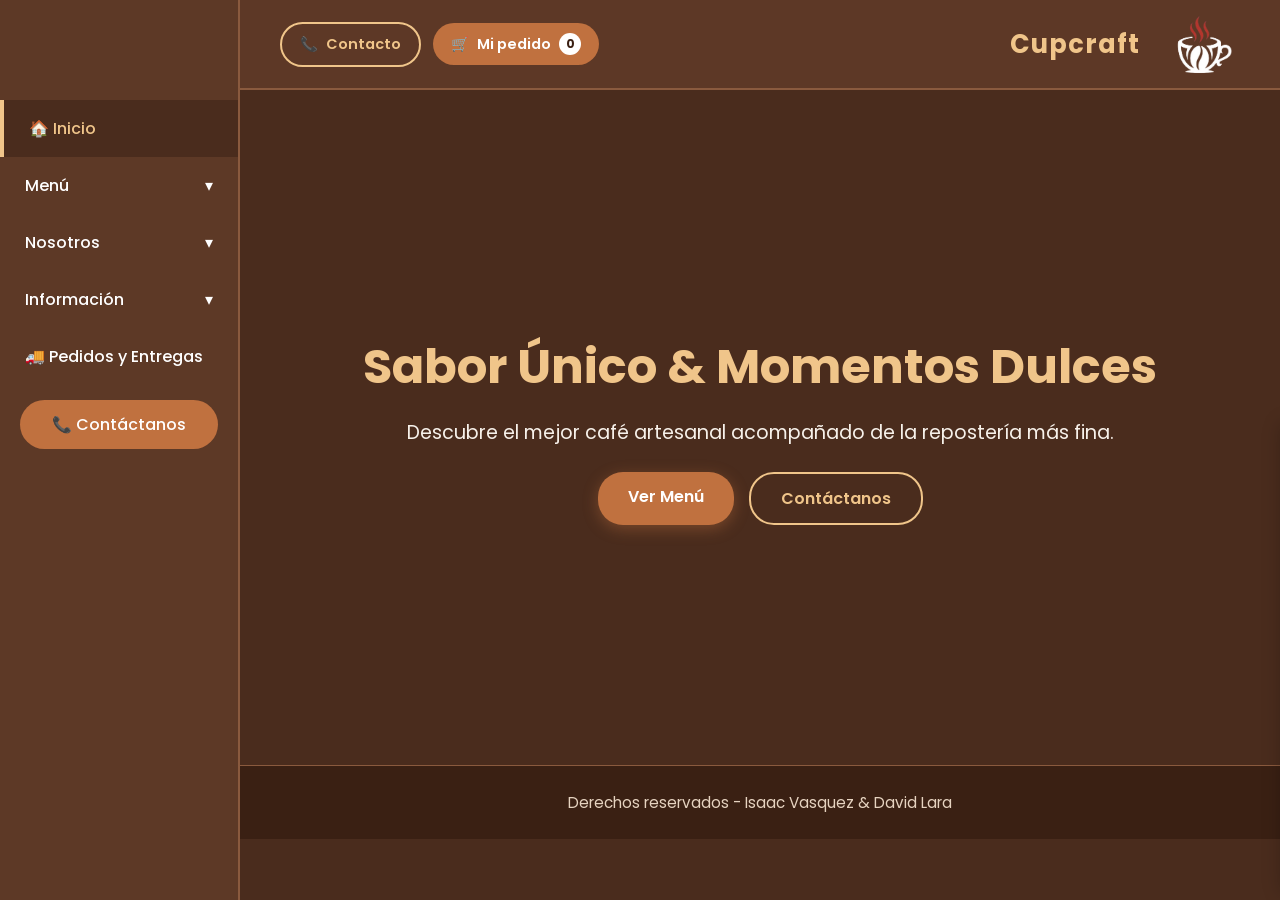
<file: index.html>
<!DOCTYPE html>
<html lang="es">
<head>
    <meta charset="UTF-8">
    <meta name="viewport" content="width=device-width, initial-scale=1.0">
    <title>Cupcraft - Café & Postres Premium</title>
    <link href="https://fonts.googleapis.com/css2?family=Poppins:wght@300;400;600;700&display=swap" rel="stylesheet">
    <link rel="stylesheet" href="css/1.css?v=4">
</head>
<body>

    <!-- Encabezado Superior -->
    <header class="top-header">
        <button class="hamburger-btn" id="hamburger-btn" aria-label="Abrir menú">
            <span></span>
            <span></span>
            <span></span>
        </button>

        <!-- Acciones rápidas: contacto y carrito siempre visibles -->
        <div class="header-actions">
            <a href="contacto.html" class="header-btn outline">📞 <span class="label">Contacto</span></a>
            <button class="header-btn" id="cart-open" aria-label="Abrir carrito">
                🛒 <span class="label">Mi pedido</span> <span class="cart-count" id="cart-count">0</span>
            </button>
        </div>

        <a href="index.html" class="logo-container" aria-label="Ir al inicio">
            <span class="brand-name">Cupcraft</span>
            <img src="logoo-removebg-preview.png" alt="Cupcraft Logo" class="logo-img">
        </a>
    </header>

    <div class="sidebar-overlay" id="sidebar-overlay"></div>

    <!-- Barra de Navegación Lateral -->
    <aside class="sidebar" id="sidebar">
        <nav>
            <ul class="nav-links">
                <li><a href="index.html" class="active">🏠 Inicio</a></li>
                <li class="dropdown">
                    <a href="#" class="dd-toggle">Menú <span class="arrow">▾</span></a>
                    <ul class="submenu">
                        <li><a href="productos.html#cafes">☕ Cafés</a></li>
                        <li><a href="productos.html#postres">🍰 Postres</a></li>
                        <li><a href="promos.html">Promociones</a></li>
                    </ul>
                </li>
                <li class="dropdown">
                    <a href="#" class="dd-toggle">Nosotros <span class="arrow">▾</span></a>
                    <ul class="submenu">
                        <li><a href="local.html">Nuestro Local</a></li>
                        <li><a href="galeria.html">Galería</a></li>
                        <li><a href="resenas.html">Reseñas</a></li>
                    </ul>
                </li>
                <li class="dropdown">
                    <a href="#" class="dd-toggle">Información <span class="arrow">▾</span></a>
                    <ul class="submenu">
                        <li><a href="horarios.html">Horarios</a></li>
                        <li><a href="informacion.html">Información General</a></li>
                        <li><a href="faq.html">Preguntas Frecuentes</a></li>
                    </ul>
                </li>
                <li><a href="pedidos.html">🚚 Pedidos y Entregas</a></li>
                <li><a href="contacto.html" class="nav-contact">📞 Contáctanos</a></li>
            </ul>
        </nav>
    </aside>

    <main class="main-content">

        <section class="hero">
            <div class="hero-content">
                <h1>Sabor Único & Momentos Dulces</h1>
                <p>Descubre el mejor café artesanal acompañado de la repostería más fina.</p>
                <div class="hero-buttons">
                    <a href="productos.html" class="btn">Ver Menú</a>
                    <a href="contacto.html" class="btn outline">Contáctanos</a>
                </div>
            </div>
        </section>

        <!-- Pie de Página -->
        <footer>
            <p>Derechos reservados - Isaac Vasquez & David Lara</p>
        </footer>

    </main>

    <!-- Carrito -->
    <div class="cart-overlay" id="cart-overlay"></div>
    <aside class="cart-panel" id="cart-panel" aria-label="Carrito de pedido">
        <div class="cart-head">
            <h3>🛒 Mi pedido</h3>
            <button class="cart-close" id="cart-close" aria-label="Cerrar">×</button>
        </div>
        <div class="cart-items" id="cart-items"></div>
        <div class="cart-foot">
            <div class="checkout-form" id="checkout-form">
                <input type="text" id="co-nombre" placeholder="Nombre y apellido *" autocomplete="name">
                <input type="tel" id="co-telefono" placeholder="Teléfono *" autocomplete="tel">
                <input type="email" id="co-correo" placeholder="Correo (opcional)" autocomplete="email">
                <input type="text" id="co-direccion" placeholder="Dirección de entrega *" autocomplete="street-address">
                <select id="co-pago" aria-label="Método de pago"><option>Efectivo</option><option>Tarjeta</option><option>Transferencia</option></select>
                <input type="text" id="co-notas" placeholder="Notas del pedido (opcional)" maxlength="120">
            </div>
            <div class="cart-total"><span>Total</span><span id="cart-total">$0.00</span></div>
            <button class="btn" id="checkout-btn">Confirmar pedido</button>
            <a href="pedidos.html" class="cart-link">Ver zonas, costos de envío y pago</a>
            <button class="clear" id="clear-btn">Vaciar pedido</button>
        </div>
    </aside>

    <div class="toast" id="toast"></div>

    <script src="js/config.js?v=4"></script>
    <script src="js/main.js?v=4"></script>
</body>
</html>
</file>
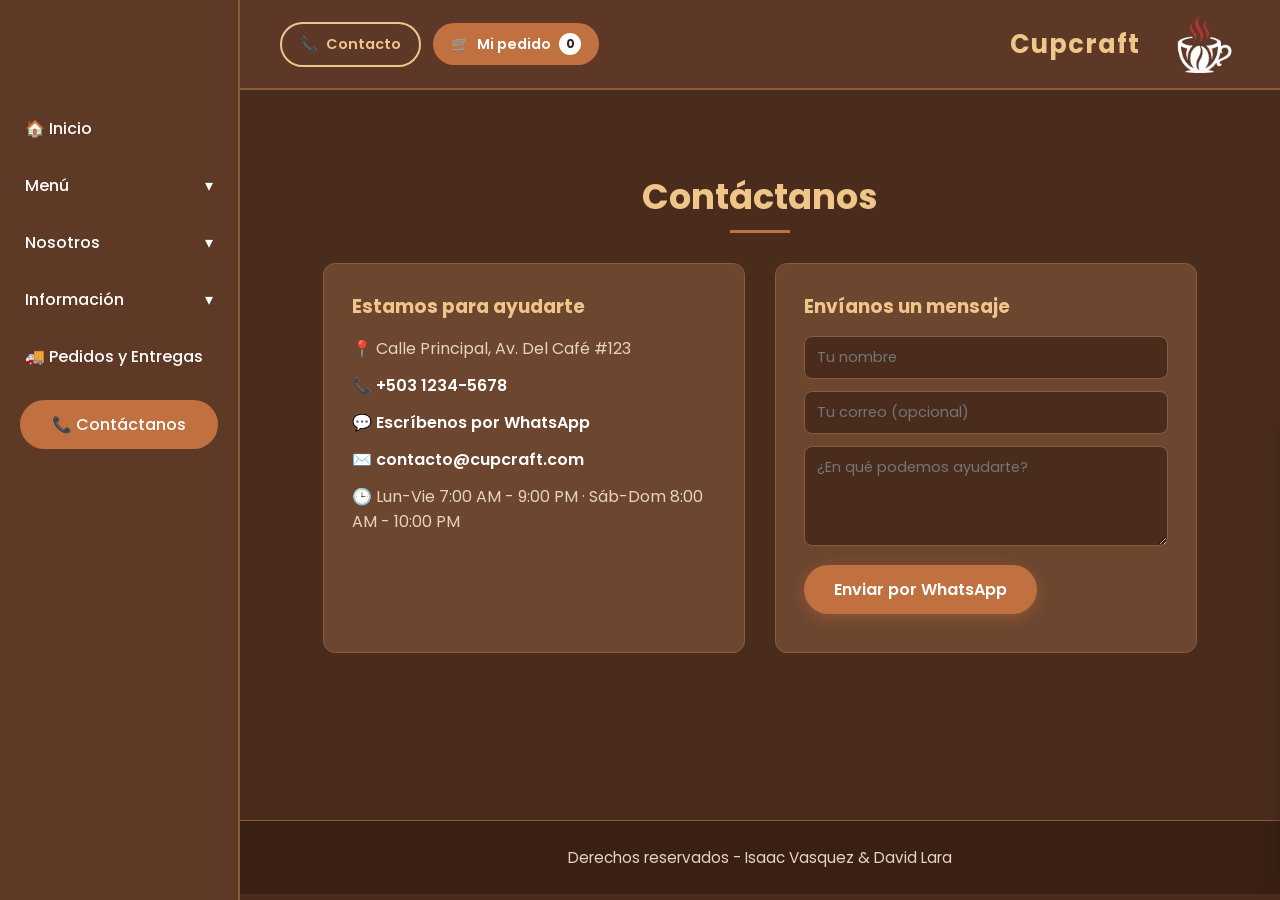
<file: contacto.html>
<!DOCTYPE html>
<html lang="es">
<head>
    <meta charset="UTF-8">
    <meta name="viewport" content="width=device-width, initial-scale=1.0">
    <title>Contacto | Cupcraft</title>
    <link href="https://fonts.googleapis.com/css2?family=Poppins:wght@300;400;600;700&display=swap" rel="stylesheet">
    <link rel="stylesheet" href="css/1.css?v=4">
</head>
<body>

    <!-- Encabezado Superior -->
    <header class="top-header">
        <button class="hamburger-btn" id="hamburger-btn" aria-label="Abrir menú">
            <span></span>
            <span></span>
            <span></span>
        </button>

        <!-- Acciones rápidas: contacto y carrito siempre visibles -->
        <div class="header-actions">
            <a href="contacto.html" class="header-btn outline">📞 <span class="label">Contacto</span></a>
            <button class="header-btn" id="cart-open" aria-label="Abrir carrito">
                🛒 <span class="label">Mi pedido</span> <span class="cart-count" id="cart-count">0</span>
            </button>
        </div>

        <a href="index.html" class="logo-container" aria-label="Ir al inicio">
            <span class="brand-name">Cupcraft</span>
            <img src="logoo-removebg-preview.png" alt="Cupcraft Logo" class="logo-img">
        </a>
    </header>

    <div class="sidebar-overlay" id="sidebar-overlay"></div>

    <!-- Barra de Navegación Lateral -->
    <aside class="sidebar" id="sidebar">
        <nav>
            <ul class="nav-links">
                <li><a href="index.html">🏠 Inicio</a></li>
                <li class="dropdown">
                    <a href="#" class="dd-toggle">Menú <span class="arrow">▾</span></a>
                    <ul class="submenu">
                        <li><a href="productos.html#cafes">☕ Cafés</a></li>
                        <li><a href="productos.html#postres">🍰 Postres</a></li>
                        <li><a href="promos.html">Promociones</a></li>
                    </ul>
                </li>
                <li class="dropdown">
                    <a href="#" class="dd-toggle">Nosotros <span class="arrow">▾</span></a>
                    <ul class="submenu">
                        <li><a href="local.html">Nuestro Local</a></li>
                        <li><a href="galeria.html">Galería</a></li>
                        <li><a href="resenas.html">Reseñas</a></li>
                    </ul>
                </li>
                <li class="dropdown">
                    <a href="#" class="dd-toggle">Información <span class="arrow">▾</span></a>
                    <ul class="submenu">
                        <li><a href="horarios.html">Horarios</a></li>
                        <li><a href="informacion.html">Información General</a></li>
                        <li><a href="faq.html">Preguntas Frecuentes</a></li>
                    </ul>
                </li>
                <li><a href="pedidos.html">🚚 Pedidos y Entregas</a></li>
                <li><a href="contacto.html" class="nav-contact">📞 Contáctanos</a></li>
            </ul>
        </nav>
    </aside>

    <main class="main-content">

        <section id="contacto" class="page-section section">
            <h2 class="title">Contáctanos</h2>
            <div class="contact-wrap">
                <div class="contact-info">
                    <h3>Estamos para ayudarte</h3>
                    <p>📍 <span data-cc="direccion">Calle Principal, Av. Del Café #123</span></p>
                    <p>📞 <a href="tel:+50312345678" data-cc="telefono" data-cc-href="tel">+503 1234-5678</a></p>
                    <p>💬 <a href="https://wa.me/50312345678" data-cc-href="wa" target="_blank" rel="noopener">Escríbenos por WhatsApp</a></p>
                    <p>✉️ <a href="mailto:contacto@cupcraft.com" data-cc="correo" data-cc-href="mail">contacto@cupcraft.com</a></p>
                    <p>🕒 Lun-Vie 7:00 AM - 9:00 PM · Sáb-Dom 8:00 AM - 10:00 PM</p>
                </div>
                <div class="contact-form">
                    <h3>Envíanos un mensaje</h3>
                    <input type="text" id="c-name" placeholder="Tu nombre">
                    <input type="email" id="c-email" placeholder="Tu correo (opcional)">
                    <textarea id="c-msg" placeholder="¿En qué podemos ayudarte?"></textarea>
                    <button class="btn" id="c-send">Enviar por WhatsApp</button>
                    <p class="form-msg" id="c-feedback"></p>
                </div>
            </div>
        </section>

        <!-- Pie de Página -->
        <footer>
            <p>Derechos reservados - Isaac Vasquez & David Lara</p>
        </footer>

    </main>

    <!-- Carrito -->
    <div class="cart-overlay" id="cart-overlay"></div>
    <aside class="cart-panel" id="cart-panel" aria-label="Carrito de pedido">
        <div class="cart-head">
            <h3>🛒 Mi pedido</h3>
            <button class="cart-close" id="cart-close" aria-label="Cerrar">×</button>
        </div>
        <div class="cart-items" id="cart-items"></div>
        <div class="cart-foot">
            <div class="checkout-form" id="checkout-form">
                <input type="text" id="co-nombre" placeholder="Nombre y apellido *" autocomplete="name">
                <input type="tel" id="co-telefono" placeholder="Teléfono *" autocomplete="tel">
                <input type="email" id="co-correo" placeholder="Correo (opcional)" autocomplete="email">
                <input type="text" id="co-direccion" placeholder="Dirección de entrega *" autocomplete="street-address">
                <select id="co-pago" aria-label="Método de pago"><option>Efectivo</option><option>Tarjeta</option><option>Transferencia</option></select>
                <input type="text" id="co-notas" placeholder="Notas del pedido (opcional)" maxlength="120">
            </div>
            <div class="cart-total"><span>Total</span><span id="cart-total">$0.00</span></div>
            <button class="btn" id="checkout-btn">Confirmar pedido</button>
            <a href="pedidos.html" class="cart-link">Ver zonas, costos de envío y pago</a>
            <button class="clear" id="clear-btn">Vaciar pedido</button>
        </div>
    </aside>

    <div class="toast" id="toast"></div>

    <script src="js/config.js?v=4"></script>
    <script src="js/main.js?v=4"></script>
</body>
</html>
</file>
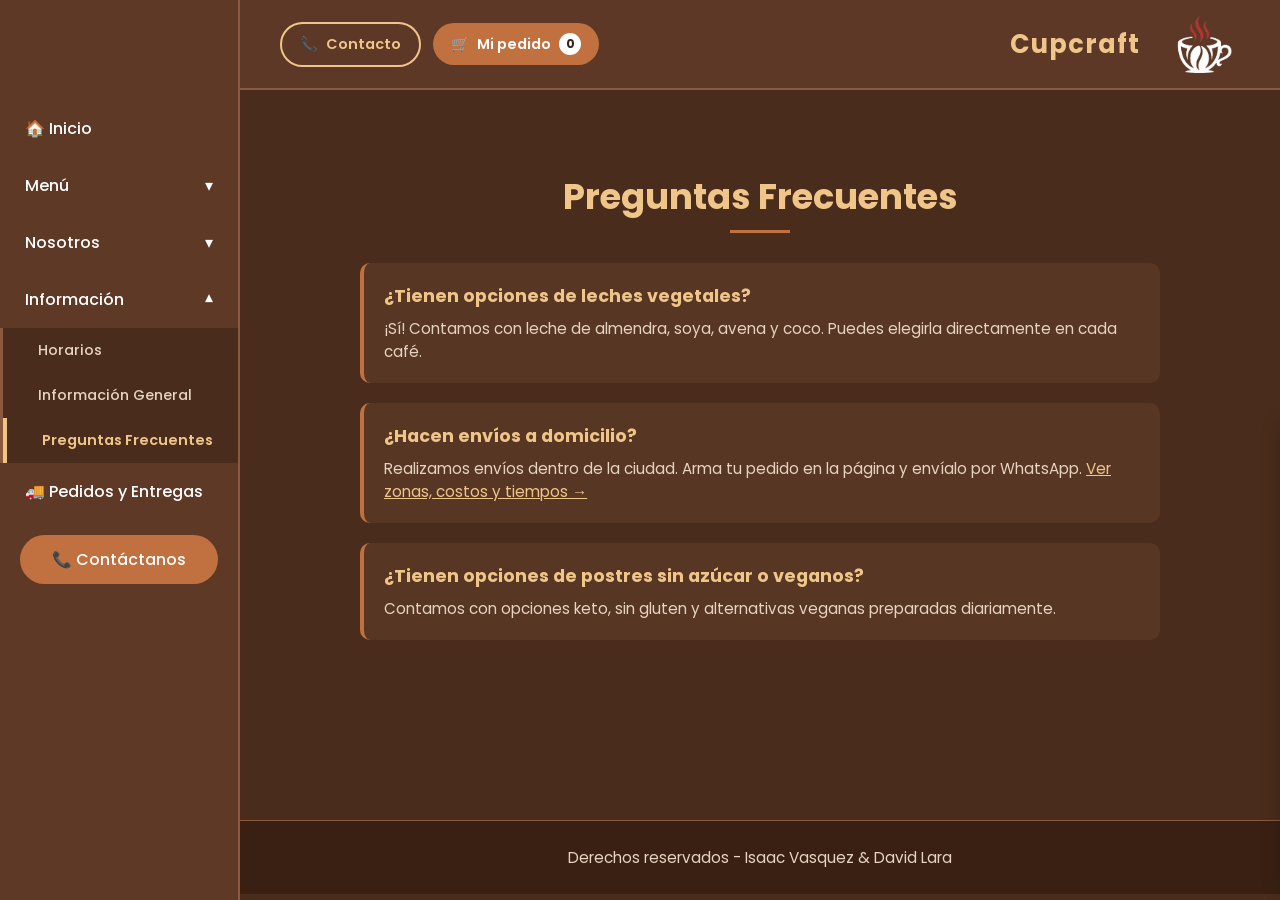
<file: faq.html>
<!DOCTYPE html>
<html lang="es">
<head>
    <meta charset="UTF-8">
    <meta name="viewport" content="width=device-width, initial-scale=1.0">
    <title>Preguntas Frecuentes | Cupcraft</title>
    <link href="https://fonts.googleapis.com/css2?family=Poppins:wght@300;400;600;700&display=swap" rel="stylesheet">
    <link rel="stylesheet" href="css/1.css?v=4">
</head>
<body>

    <!-- Encabezado Superior -->
    <header class="top-header">
        <button class="hamburger-btn" id="hamburger-btn" aria-label="Abrir menú">
            <span></span>
            <span></span>
            <span></span>
        </button>

        <!-- Acciones rápidas: contacto y carrito siempre visibles -->
        <div class="header-actions">
            <a href="contacto.html" class="header-btn outline">📞 <span class="label">Contacto</span></a>
            <button class="header-btn" id="cart-open" aria-label="Abrir carrito">
                🛒 <span class="label">Mi pedido</span> <span class="cart-count" id="cart-count">0</span>
            </button>
        </div>

        <a href="index.html" class="logo-container" aria-label="Ir al inicio">
            <span class="brand-name">Cupcraft</span>
            <img src="logoo-removebg-preview.png" alt="Cupcraft Logo" class="logo-img">
        </a>
    </header>

    <div class="sidebar-overlay" id="sidebar-overlay"></div>

    <!-- Barra de Navegación Lateral -->
    <aside class="sidebar" id="sidebar">
        <nav>
            <ul class="nav-links">
                <li><a href="index.html">🏠 Inicio</a></li>
                <li class="dropdown">
                    <a href="#" class="dd-toggle">Menú <span class="arrow">▾</span></a>
                    <ul class="submenu">
                        <li><a href="productos.html#cafes">☕ Cafés</a></li>
                        <li><a href="productos.html#postres">🍰 Postres</a></li>
                        <li><a href="promos.html">Promociones</a></li>
                    </ul>
                </li>
                <li class="dropdown">
                    <a href="#" class="dd-toggle">Nosotros <span class="arrow">▾</span></a>
                    <ul class="submenu">
                        <li><a href="local.html">Nuestro Local</a></li>
                        <li><a href="galeria.html">Galería</a></li>
                        <li><a href="resenas.html">Reseñas</a></li>
                    </ul>
                </li>
                <li class="dropdown open">
                    <a href="#" class="dd-toggle">Información <span class="arrow">▾</span></a>
                    <ul class="submenu">
                        <li><a href="horarios.html">Horarios</a></li>
                        <li><a href="informacion.html">Información General</a></li>
                        <li><a href="faq.html" class="active">Preguntas Frecuentes</a></li>
                    </ul>
                </li>
                <li><a href="pedidos.html">🚚 Pedidos y Entregas</a></li>
                <li><a href="contacto.html" class="nav-contact">📞 Contáctanos</a></li>
            </ul>
        </nav>
    </aside>

    <main class="main-content">

        <section id="faq" class="page-section section">
            <h2 class="title">Preguntas Frecuentes</h2>
            <div class="faq-container">
                <div class="faq-item">
                    <h3>¿Tienen opciones de leches vegetales?</h3>
                    <p>¡Sí! Contamos con leche de almendra, soya, avena y coco. Puedes elegirla directamente en cada café.</p>
                </div>
                <div class="faq-item">
                    <h3>¿Hacen envíos a domicilio?</h3>
                    <p>Realizamos envíos dentro de la ciudad. Arma tu pedido en la página y envíalo por WhatsApp. <a href="pedidos.html" style="color:#f0c58a;">Ver zonas, costos y tiempos →</a></p>
                </div>
                <div class="faq-item">
                    <h3>¿Tienen opciones de postres sin azúcar o veganos?</h3>
                    <p>Contamos con opciones keto, sin gluten y alternativas veganas preparadas diariamente.</p>
                </div>
            </div>
        </section>

        <!-- Pie de Página -->
        <footer>
            <p>Derechos reservados - Isaac Vasquez & David Lara</p>
        </footer>

    </main>

    <!-- Carrito -->
    <div class="cart-overlay" id="cart-overlay"></div>
    <aside class="cart-panel" id="cart-panel" aria-label="Carrito de pedido">
        <div class="cart-head">
            <h3>🛒 Mi pedido</h3>
            <button class="cart-close" id="cart-close" aria-label="Cerrar">×</button>
        </div>
        <div class="cart-items" id="cart-items"></div>
        <div class="cart-foot">
            <div class="checkout-form" id="checkout-form">
                <input type="text" id="co-nombre" placeholder="Nombre y apellido *" autocomplete="name">
                <input type="tel" id="co-telefono" placeholder="Teléfono *" autocomplete="tel">
                <input type="email" id="co-correo" placeholder="Correo (opcional)" autocomplete="email">
                <input type="text" id="co-direccion" placeholder="Dirección de entrega *" autocomplete="street-address">
                <select id="co-pago" aria-label="Método de pago"><option>Efectivo</option><option>Tarjeta</option><option>Transferencia</option></select>
                <input type="text" id="co-notas" placeholder="Notas del pedido (opcional)" maxlength="120">
            </div>
            <div class="cart-total"><span>Total</span><span id="cart-total">$0.00</span></div>
            <button class="btn" id="checkout-btn">Confirmar pedido</button>
            <a href="pedidos.html" class="cart-link">Ver zonas, costos de envío y pago</a>
            <button class="clear" id="clear-btn">Vaciar pedido</button>
        </div>
    </aside>

    <div class="toast" id="toast"></div>

    <script src="js/config.js?v=4"></script>
    <script src="js/main.js?v=4"></script>
</body>
</html>
</file>
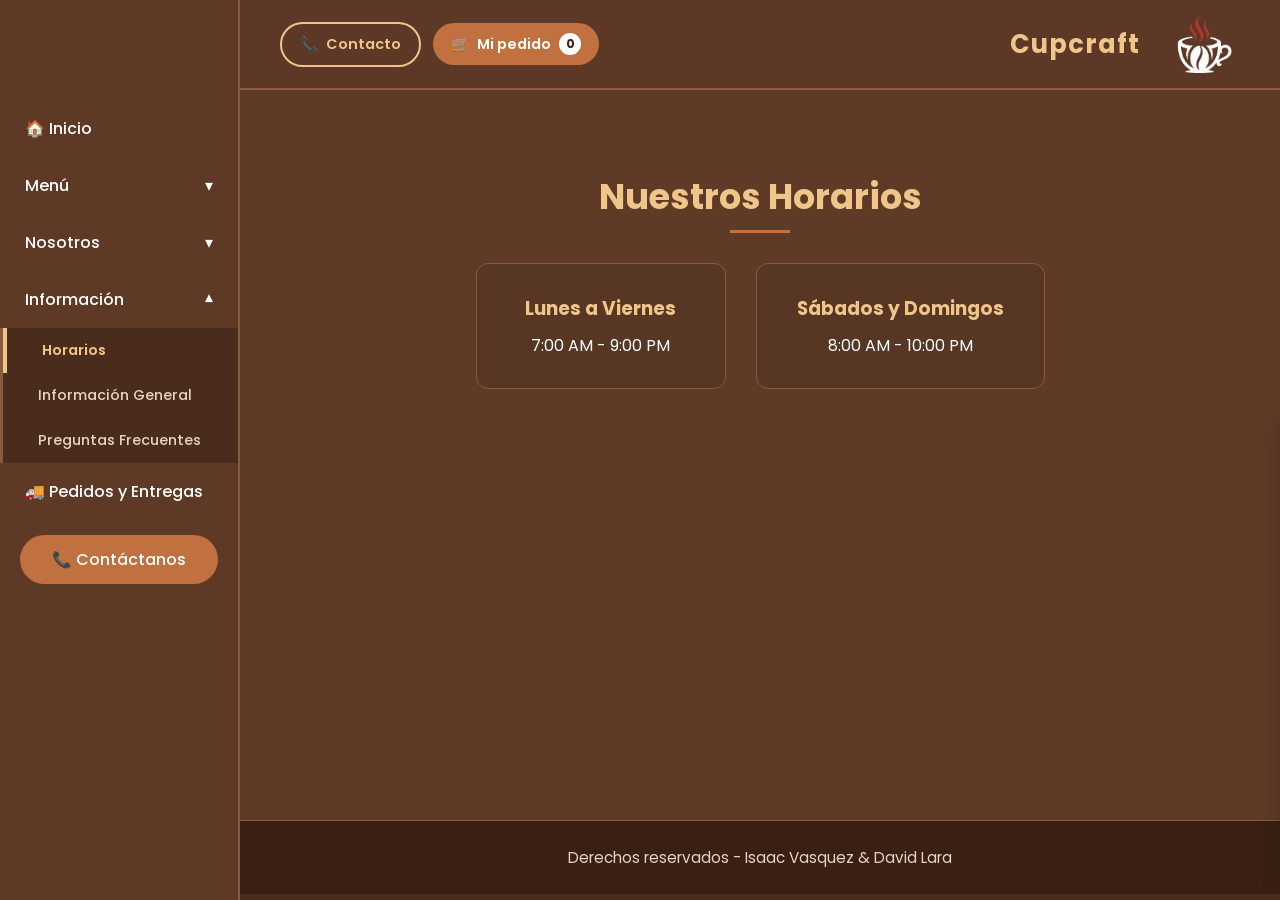
<file: horarios.html>
<!DOCTYPE html>
<html lang="es">
<head>
    <meta charset="UTF-8">
    <meta name="viewport" content="width=device-width, initial-scale=1.0">
    <title>Horarios | Cupcraft</title>
    <link href="https://fonts.googleapis.com/css2?family=Poppins:wght@300;400;600;700&display=swap" rel="stylesheet">
    <link rel="stylesheet" href="css/1.css?v=4">
</head>
<body>

    <!-- Encabezado Superior -->
    <header class="top-header">
        <button class="hamburger-btn" id="hamburger-btn" aria-label="Abrir menú">
            <span></span>
            <span></span>
            <span></span>
        </button>

        <!-- Acciones rápidas: contacto y carrito siempre visibles -->
        <div class="header-actions">
            <a href="contacto.html" class="header-btn outline">📞 <span class="label">Contacto</span></a>
            <button class="header-btn" id="cart-open" aria-label="Abrir carrito">
                🛒 <span class="label">Mi pedido</span> <span class="cart-count" id="cart-count">0</span>
            </button>
        </div>

        <a href="index.html" class="logo-container" aria-label="Ir al inicio">
            <span class="brand-name">Cupcraft</span>
            <img src="logoo-removebg-preview.png" alt="Cupcraft Logo" class="logo-img">
        </a>
    </header>

    <div class="sidebar-overlay" id="sidebar-overlay"></div>

    <!-- Barra de Navegación Lateral -->
    <aside class="sidebar" id="sidebar">
        <nav>
            <ul class="nav-links">
                <li><a href="index.html">🏠 Inicio</a></li>
                <li class="dropdown">
                    <a href="#" class="dd-toggle">Menú <span class="arrow">▾</span></a>
                    <ul class="submenu">
                        <li><a href="productos.html#cafes">☕ Cafés</a></li>
                        <li><a href="productos.html#postres">🍰 Postres</a></li>
                        <li><a href="promos.html">Promociones</a></li>
                    </ul>
                </li>
                <li class="dropdown">
                    <a href="#" class="dd-toggle">Nosotros <span class="arrow">▾</span></a>
                    <ul class="submenu">
                        <li><a href="local.html">Nuestro Local</a></li>
                        <li><a href="galeria.html">Galería</a></li>
                        <li><a href="resenas.html">Reseñas</a></li>
                    </ul>
                </li>
                <li class="dropdown open">
                    <a href="#" class="dd-toggle">Información <span class="arrow">▾</span></a>
                    <ul class="submenu">
                        <li><a href="horarios.html" class="active">Horarios</a></li>
                        <li><a href="informacion.html">Información General</a></li>
                        <li><a href="faq.html">Preguntas Frecuentes</a></li>
                    </ul>
                </li>
                <li><a href="pedidos.html">🚚 Pedidos y Entregas</a></li>
                <li><a href="contacto.html" class="nav-contact">📞 Contáctanos</a></li>
            </ul>
        </nav>
    </aside>

    <main class="main-content">

        <section id="horarios" class="page-section section dark-bg">
            <h2 class="title">Nuestros Horarios</h2>
            <div class="horarios-container">
                <div class="horario-box">
                    <h3>Lunes a Viernes</h3>
                    <p>7:00 AM - 9:00 PM</p>
                </div>
                <div class="horario-box">
                    <h3>Sábados y Domingos</h3>
                    <p>8:00 AM - 10:00 PM</p>
                </div>
            </div>
        </section>

        <!-- Pie de Página -->
        <footer>
            <p>Derechos reservados - Isaac Vasquez & David Lara</p>
        </footer>

    </main>

    <!-- Carrito -->
    <div class="cart-overlay" id="cart-overlay"></div>
    <aside class="cart-panel" id="cart-panel" aria-label="Carrito de pedido">
        <div class="cart-head">
            <h3>🛒 Mi pedido</h3>
            <button class="cart-close" id="cart-close" aria-label="Cerrar">×</button>
        </div>
        <div class="cart-items" id="cart-items"></div>
        <div class="cart-foot">
            <div class="checkout-form" id="checkout-form">
                <input type="text" id="co-nombre" placeholder="Nombre y apellido *" autocomplete="name">
                <input type="tel" id="co-telefono" placeholder="Teléfono *" autocomplete="tel">
                <input type="email" id="co-correo" placeholder="Correo (opcional)" autocomplete="email">
                <input type="text" id="co-direccion" placeholder="Dirección de entrega *" autocomplete="street-address">
                <select id="co-pago" aria-label="Método de pago"><option>Efectivo</option><option>Tarjeta</option><option>Transferencia</option></select>
                <input type="text" id="co-notas" placeholder="Notas del pedido (opcional)" maxlength="120">
            </div>
            <div class="cart-total"><span>Total</span><span id="cart-total">$0.00</span></div>
            <button class="btn" id="checkout-btn">Confirmar pedido</button>
            <a href="pedidos.html" class="cart-link">Ver zonas, costos de envío y pago</a>
            <button class="clear" id="clear-btn">Vaciar pedido</button>
        </div>
    </aside>

    <div class="toast" id="toast"></div>

    <script src="js/config.js?v=4"></script>
    <script src="js/main.js?v=4"></script>
</body>
</html>
</file>
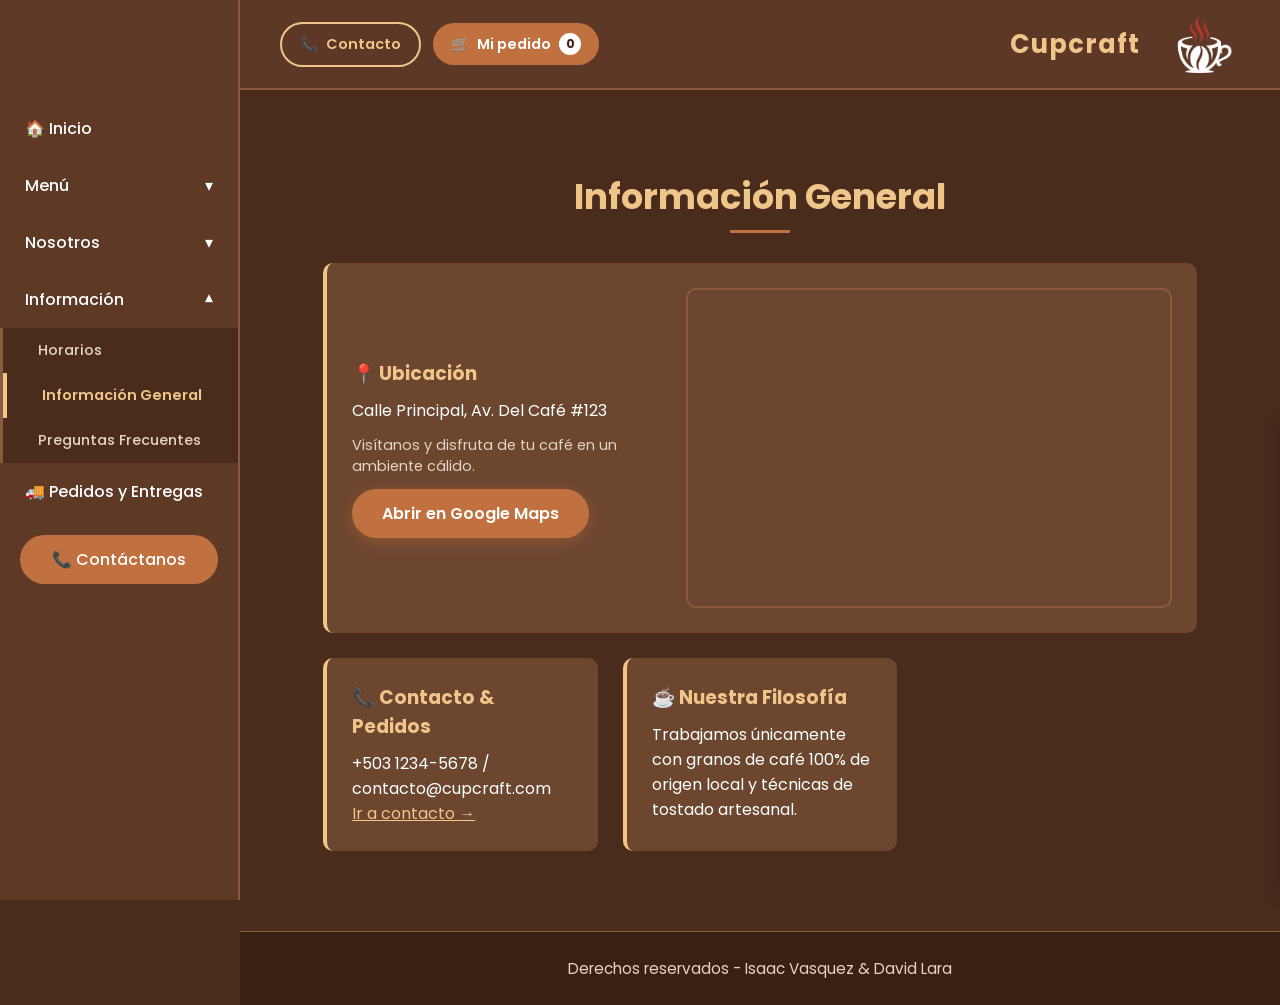
<file: informacion.html>
<!DOCTYPE html>
<html lang="es">
<head>
    <meta charset="UTF-8">
    <meta name="viewport" content="width=device-width, initial-scale=1.0">
    <title>Información General | Cupcraft</title>
    <link href="https://fonts.googleapis.com/css2?family=Poppins:wght@300;400;600;700&display=swap" rel="stylesheet">
    <link rel="stylesheet" href="css/1.css?v=4">
</head>
<body>

    <!-- Encabezado Superior -->
    <header class="top-header">
        <button class="hamburger-btn" id="hamburger-btn" aria-label="Abrir menú">
            <span></span>
            <span></span>
            <span></span>
        </button>

        <!-- Acciones rápidas: contacto y carrito siempre visibles -->
        <div class="header-actions">
            <a href="contacto.html" class="header-btn outline">📞 <span class="label">Contacto</span></a>
            <button class="header-btn" id="cart-open" aria-label="Abrir carrito">
                🛒 <span class="label">Mi pedido</span> <span class="cart-count" id="cart-count">0</span>
            </button>
        </div>

        <a href="index.html" class="logo-container" aria-label="Ir al inicio">
            <span class="brand-name">Cupcraft</span>
            <img src="logoo-removebg-preview.png" alt="Cupcraft Logo" class="logo-img">
        </a>
    </header>

    <div class="sidebar-overlay" id="sidebar-overlay"></div>

    <!-- Barra de Navegación Lateral -->
    <aside class="sidebar" id="sidebar">
        <nav>
            <ul class="nav-links">
                <li><a href="index.html">🏠 Inicio</a></li>
                <li class="dropdown">
                    <a href="#" class="dd-toggle">Menú <span class="arrow">▾</span></a>
                    <ul class="submenu">
                        <li><a href="productos.html#cafes">☕ Cafés</a></li>
                        <li><a href="productos.html#postres">🍰 Postres</a></li>
                        <li><a href="promos.html">Promociones</a></li>
                    </ul>
                </li>
                <li class="dropdown">
                    <a href="#" class="dd-toggle">Nosotros <span class="arrow">▾</span></a>
                    <ul class="submenu">
                        <li><a href="local.html">Nuestro Local</a></li>
                        <li><a href="galeria.html">Galería</a></li>
                        <li><a href="resenas.html">Reseñas</a></li>
                    </ul>
                </li>
                <li class="dropdown open">
                    <a href="#" class="dd-toggle">Información <span class="arrow">▾</span></a>
                    <ul class="submenu">
                        <li><a href="horarios.html">Horarios</a></li>
                        <li><a href="informacion.html" class="active">Información General</a></li>
                        <li><a href="faq.html">Preguntas Frecuentes</a></li>
                    </ul>
                </li>
                <li><a href="pedidos.html">🚚 Pedidos y Entregas</a></li>
                <li><a href="contacto.html" class="nav-contact">📞 Contáctanos</a></li>
            </ul>
        </nav>
    </aside>

    <main class="main-content">

        <section id="informacion" class="page-section section">
            <h2 class="title">Información General</h2>
            <div class="info-content">
                <div class="info-card info-map">
                    <div class="map-text">
                        <h3>📍 Ubicación</h3>
                        <p data-cc="direccion">Calle Principal, Av. Del Café #123</p>
                        <p class="map-sub">Visítanos y disfruta de tu café en un ambiente cálido.</p>
                        <a class="btn" data-cc-href="maplink" href="https://www.google.com/maps?q=13.6989,-89.1914" target="_blank" rel="noopener">Abrir en Google Maps</a>
                    </div>
                    <iframe class="map-frame" data-cc-map src="https://www.google.com/maps?q=13.6989,-89.1914&z=15&output=embed" title="Ubicación de Cupcraft en Google Maps" loading="lazy" referrerpolicy="no-referrer-when-downgrade" allowfullscreen></iframe>
                </div>
                <div class="info-card">
                    <h3>📞 Contacto & Pedidos</h3>
                    <p><span data-cc="telefono">+503 1234-5678</span> / <span data-cc="correo">contacto@cupcraft.com</span></p>
                    <p><a href="contacto.html" style="color:#f0c58a;">Ir a contacto →</a></p>
                </div>
                <div class="info-card">
                    <h3>☕ Nuestra Filosofía</h3>
                    <p>Trabajamos únicamente con granos de café 100% de origen local y técnicas de tostado artesanal.</p>
                </div>
            </div>
        </section>

        <!-- Pie de Página -->
        <footer>
            <p>Derechos reservados - Isaac Vasquez & David Lara</p>
        </footer>

    </main>

    <!-- Carrito -->
    <div class="cart-overlay" id="cart-overlay"></div>
    <aside class="cart-panel" id="cart-panel" aria-label="Carrito de pedido">
        <div class="cart-head">
            <h3>🛒 Mi pedido</h3>
            <button class="cart-close" id="cart-close" aria-label="Cerrar">×</button>
        </div>
        <div class="cart-items" id="cart-items"></div>
        <div class="cart-foot">
            <div class="checkout-form" id="checkout-form">
                <input type="text" id="co-nombre" placeholder="Nombre y apellido *" autocomplete="name">
                <input type="tel" id="co-telefono" placeholder="Teléfono *" autocomplete="tel">
                <input type="email" id="co-correo" placeholder="Correo (opcional)" autocomplete="email">
                <input type="text" id="co-direccion" placeholder="Dirección de entrega *" autocomplete="street-address">
                <select id="co-pago" aria-label="Método de pago"><option>Efectivo</option><option>Tarjeta</option><option>Transferencia</option></select>
                <input type="text" id="co-notas" placeholder="Notas del pedido (opcional)" maxlength="120">
            </div>
            <div class="cart-total"><span>Total</span><span id="cart-total">$0.00</span></div>
            <button class="btn" id="checkout-btn">Confirmar pedido</button>
            <a href="pedidos.html" class="cart-link">Ver zonas, costos de envío y pago</a>
            <button class="clear" id="clear-btn">Vaciar pedido</button>
        </div>
    </aside>

    <div class="toast" id="toast"></div>

    <script src="js/config.js?v=4"></script>
    <script src="js/main.js?v=4"></script>
</body>
</html>
</file>
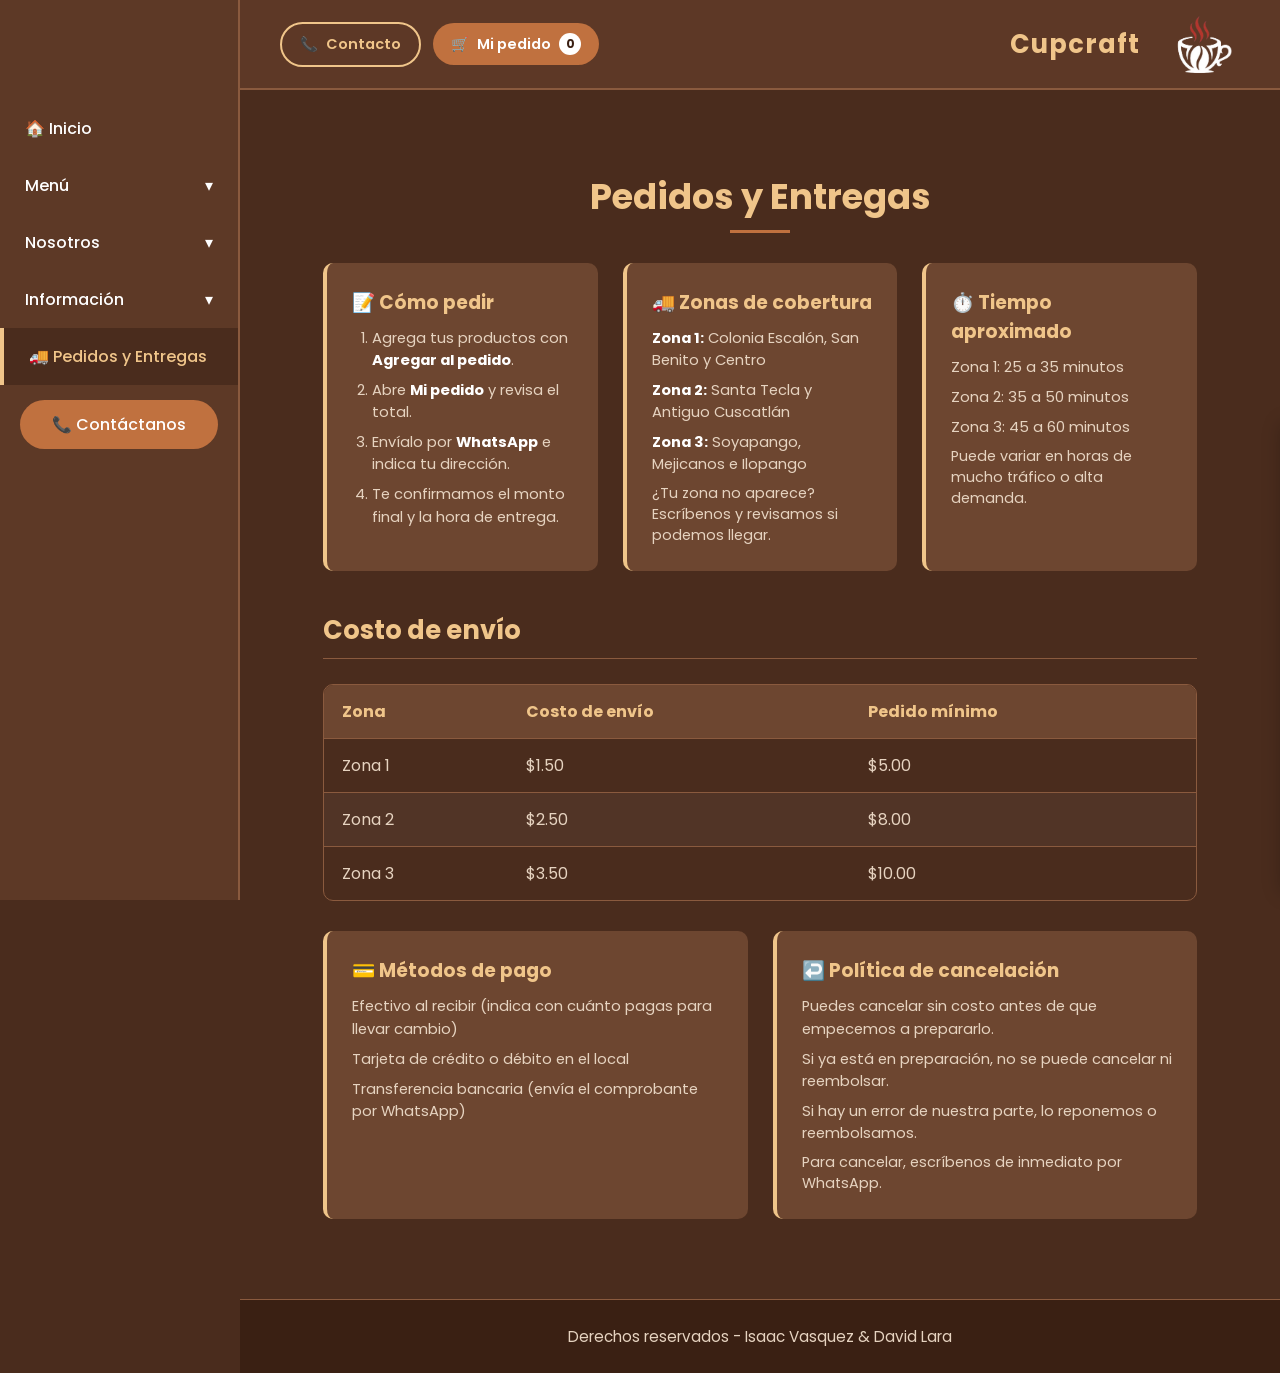
<file: pedidos.html>
<!DOCTYPE html>
<html lang="es">
<head>
    <meta charset="UTF-8">
    <meta name="viewport" content="width=device-width, initial-scale=1.0">
    <title>Pedidos y Entregas | Cupcraft</title>
    <link href="https://fonts.googleapis.com/css2?family=Poppins:wght@300;400;600;700&display=swap" rel="stylesheet">
    <link rel="stylesheet" href="css/1.css?v=4">
</head>
<body>

    <!-- Encabezado Superior -->
    <header class="top-header">
        <button class="hamburger-btn" id="hamburger-btn" aria-label="Abrir menú">
            <span></span>
            <span></span>
            <span></span>
        </button>

        <!-- Acciones rápidas: contacto y carrito siempre visibles -->
        <div class="header-actions">
            <a href="contacto.html" class="header-btn outline">📞 <span class="label">Contacto</span></a>
            <button class="header-btn" id="cart-open" aria-label="Abrir carrito">
                🛒 <span class="label">Mi pedido</span> <span class="cart-count" id="cart-count">0</span>
            </button>
        </div>

        <a href="index.html" class="logo-container" aria-label="Ir al inicio">
            <span class="brand-name">Cupcraft</span>
            <img src="logoo-removebg-preview.png" alt="Cupcraft Logo" class="logo-img">
        </a>
    </header>

    <div class="sidebar-overlay" id="sidebar-overlay"></div>

    <!-- Barra de Navegación Lateral -->
    <aside class="sidebar" id="sidebar">
        <nav>
            <ul class="nav-links">
                <li><a href="index.html">🏠 Inicio</a></li>
                <li class="dropdown">
                    <a href="#" class="dd-toggle">Menú <span class="arrow">▾</span></a>
                    <ul class="submenu">
                        <li><a href="productos.html#cafes">☕ Cafés</a></li>
                        <li><a href="productos.html#postres">🍰 Postres</a></li>
                        <li><a href="promos.html">Promociones</a></li>
                    </ul>
                </li>
                <li class="dropdown">
                    <a href="#" class="dd-toggle">Nosotros <span class="arrow">▾</span></a>
                    <ul class="submenu">
                        <li><a href="local.html">Nuestro Local</a></li>
                        <li><a href="galeria.html">Galería</a></li>
                        <li><a href="resenas.html">Reseñas</a></li>
                    </ul>
                </li>
                <li class="dropdown">
                    <a href="#" class="dd-toggle">Información <span class="arrow">▾</span></a>
                    <ul class="submenu">
                        <li><a href="horarios.html">Horarios</a></li>
                        <li><a href="informacion.html">Información General</a></li>
                        <li><a href="faq.html">Preguntas Frecuentes</a></li>
                    </ul>
                </li>
                <li><a href="pedidos.html" class="active">🚚 Pedidos y Entregas</a></li>
                <li><a href="contacto.html" class="nav-contact">📞 Contáctanos</a></li>
            </ul>
        </nav>
    </aside>

    <main class="main-content">

        <section id="pedidos" class="page-section section">
            <h2 class="title">Pedidos y Entregas</h2>

            <div class="info-content">
                <div class="info-card">
                    <h3>📝 Cómo pedir</h3>
                    <ol class="plain-list">
                        <li>Agrega tus productos con <strong>Agregar al pedido</strong>.</li>
                        <li>Abre <strong>Mi pedido</strong> y revisa el total.</li>
                        <li>Envíalo por <strong>WhatsApp</strong> e indica tu dirección.</li>
                        <li>Te confirmamos el monto final y la hora de entrega.</li>
                    </ol>
                </div>
                <div class="info-card">
                    <h3>🚚 Zonas de cobertura</h3>
                    <ul class="plain-list">
                        <li><strong>Zona 1:</strong> Colonia Escalón, San Benito y Centro</li>
                        <li><strong>Zona 2:</strong> Santa Tecla y Antiguo Cuscatlán</li>
                        <li><strong>Zona 3:</strong> Soyapango, Mejicanos e Ilopango</li>
                    </ul>
                    <p class="map-sub">¿Tu zona no aparece? Escríbenos y revisamos si podemos llegar.</p>
                </div>
                <div class="info-card">
                    <h3>⏱️ Tiempo aproximado</h3>
                    <ul class="plain-list">
                        <li>Zona 1: 25 a 35 minutos</li>
                        <li>Zona 2: 35 a 50 minutos</li>
                        <li>Zona 3: 45 a 60 minutos</li>
                    </ul>
                    <p class="map-sub">Puede variar en horas de mucho tráfico o alta demanda.</p>
                </div>
            </div>

            <h3 class="subtitle">Costo de envío</h3>
            <div class="table-wrap">
                <table class="rates">
                    <thead><tr><th>Zona</th><th>Costo de envío</th><th>Pedido mínimo</th></tr></thead>
                    <tbody>
                        <tr><td>Zona 1</td><td>$1.50</td><td>$5.00</td></tr>
                        <tr><td>Zona 2</td><td>$2.50</td><td>$8.00</td></tr>
                        <tr><td>Zona 3</td><td>$3.50</td><td>$10.00</td></tr>
                    </tbody>
                </table>
            </div>

            <div class="info-content" style="margin-top:30px;">
                <div class="info-card">
                    <h3>💳 Métodos de pago</h3>
                    <ul class="plain-list">
                        <li>Efectivo al recibir (indica con cuánto pagas para llevar cambio)</li>
                        <li>Tarjeta de crédito o débito en el local</li>
                        <li>Transferencia bancaria (envía el comprobante por WhatsApp)</li>
                    </ul>
                </div>
                <div class="info-card">
                    <h3>↩️ Política de cancelación</h3>
                    <ul class="plain-list">
                        <li>Puedes cancelar sin costo antes de que empecemos a prepararlo.</li>
                        <li>Si ya está en preparación, no se puede cancelar ni reembolsar.</li>
                        <li>Si hay un error de nuestra parte, lo reponemos o reembolsamos.</li>
                    </ul>
                    <p class="map-sub">Para cancelar, escríbenos de inmediato por WhatsApp.</p>
                </div>
            </div>
        </section>

        <!-- Pie de Página -->
        <footer>
            <p>Derechos reservados - Isaac Vasquez & David Lara</p>
        </footer>

    </main>

    <!-- Carrito -->
    <div class="cart-overlay" id="cart-overlay"></div>
    <aside class="cart-panel" id="cart-panel" aria-label="Carrito de pedido">
        <div class="cart-head">
            <h3>🛒 Mi pedido</h3>
            <button class="cart-close" id="cart-close" aria-label="Cerrar">×</button>
        </div>
        <div class="cart-items" id="cart-items"></div>
        <div class="cart-foot">
            <div class="checkout-form" id="checkout-form">
                <input type="text" id="co-nombre" placeholder="Nombre y apellido *" autocomplete="name">
                <input type="tel" id="co-telefono" placeholder="Teléfono *" autocomplete="tel">
                <input type="email" id="co-correo" placeholder="Correo (opcional)" autocomplete="email">
                <input type="text" id="co-direccion" placeholder="Dirección de entrega *" autocomplete="street-address">
                <select id="co-pago" aria-label="Método de pago"><option>Efectivo</option><option>Tarjeta</option><option>Transferencia</option></select>
                <input type="text" id="co-notas" placeholder="Notas del pedido (opcional)" maxlength="120">
            </div>
            <div class="cart-total"><span>Total</span><span id="cart-total">$0.00</span></div>
            <button class="btn" id="checkout-btn">Confirmar pedido</button>
            <a href="pedidos.html" class="cart-link">Ver zonas, costos de envío y pago</a>
            <button class="clear" id="clear-btn">Vaciar pedido</button>
        </div>
    </aside>

    <div class="toast" id="toast"></div>

    <script src="js/config.js?v=4"></script>
    <script src="js/main.js?v=4"></script>
</body>
</html>
</file>
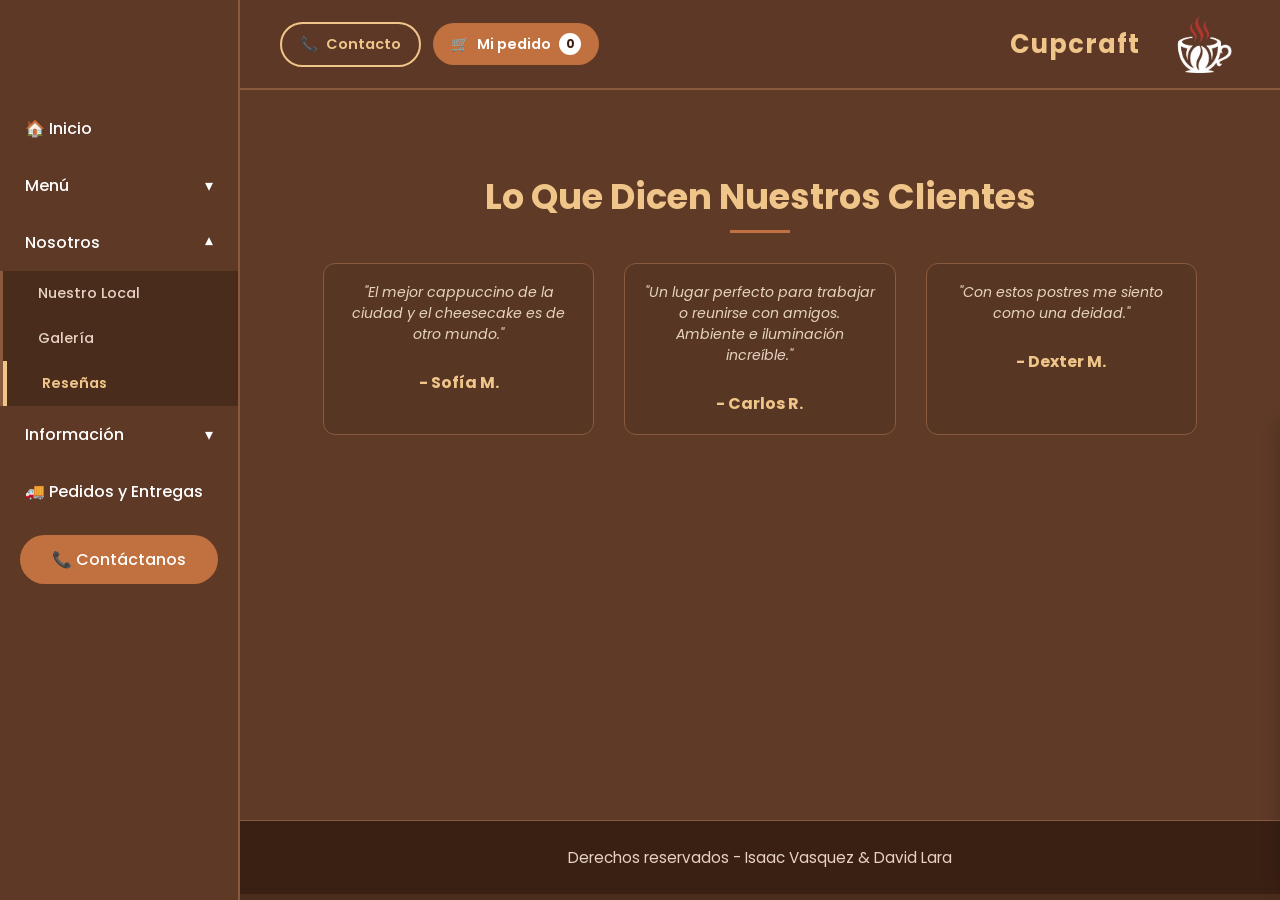
<file: resenas.html>
<!DOCTYPE html>
<html lang="es">
<head>
    <meta charset="UTF-8">
    <meta name="viewport" content="width=device-width, initial-scale=1.0">
    <title>Reseñas | Cupcraft</title>
    <link href="https://fonts.googleapis.com/css2?family=Poppins:wght@300;400;600;700&display=swap" rel="stylesheet">
    <link rel="stylesheet" href="css/1.css?v=4">
</head>
<body>

    <!-- Encabezado Superior -->
    <header class="top-header">
        <button class="hamburger-btn" id="hamburger-btn" aria-label="Abrir menú">
            <span></span>
            <span></span>
            <span></span>
        </button>

        <!-- Acciones rápidas: contacto y carrito siempre visibles -->
        <div class="header-actions">
            <a href="contacto.html" class="header-btn outline">📞 <span class="label">Contacto</span></a>
            <button class="header-btn" id="cart-open" aria-label="Abrir carrito">
                🛒 <span class="label">Mi pedido</span> <span class="cart-count" id="cart-count">0</span>
            </button>
        </div>

        <a href="index.html" class="logo-container" aria-label="Ir al inicio">
            <span class="brand-name">Cupcraft</span>
            <img src="logoo-removebg-preview.png" alt="Cupcraft Logo" class="logo-img">
        </a>
    </header>

    <div class="sidebar-overlay" id="sidebar-overlay"></div>

    <!-- Barra de Navegación Lateral -->
    <aside class="sidebar" id="sidebar">
        <nav>
            <ul class="nav-links">
                <li><a href="index.html">🏠 Inicio</a></li>
                <li class="dropdown">
                    <a href="#" class="dd-toggle">Menú <span class="arrow">▾</span></a>
                    <ul class="submenu">
                        <li><a href="productos.html#cafes">☕ Cafés</a></li>
                        <li><a href="productos.html#postres">🍰 Postres</a></li>
                        <li><a href="promos.html">Promociones</a></li>
                    </ul>
                </li>
                <li class="dropdown open">
                    <a href="#" class="dd-toggle">Nosotros <span class="arrow">▾</span></a>
                    <ul class="submenu">
                        <li><a href="local.html">Nuestro Local</a></li>
                        <li><a href="galeria.html">Galería</a></li>
                        <li><a href="resenas.html" class="active">Reseñas</a></li>
                    </ul>
                </li>
                <li class="dropdown">
                    <a href="#" class="dd-toggle">Información <span class="arrow">▾</span></a>
                    <ul class="submenu">
                        <li><a href="horarios.html">Horarios</a></li>
                        <li><a href="informacion.html">Información General</a></li>
                        <li><a href="faq.html">Preguntas Frecuentes</a></li>
                    </ul>
                </li>
                <li><a href="pedidos.html">🚚 Pedidos y Entregas</a></li>
                <li><a href="contacto.html" class="nav-contact">📞 Contáctanos</a></li>
            </ul>
        </nav>
    </aside>

    <main class="main-content">

        <section id="resenas" class="page-section section dark-bg">
            <h2 class="title">Lo Que Dicen Nuestros Clientes</h2>
            <div class="grid-cards">
                <div class="card testimonial">
                    <p>"El mejor cappuccino de la ciudad y el cheesecake es de otro mundo."</p>
                    <h4>- Sofía M.</h4>
                </div>
                <div class="card testimonial">
                    <p>"Un lugar perfecto para trabajar o reunirse con amigos. Ambiente e iluminación increíble."</p>
                    <h4>- Carlos R.</h4>
                </div>
                <div class="card testimonial">
                    <p>"Con estos postres me siento como una deidad."</p>
                    <h4>- Dexter M.</h4>
                </div>
            </div>
        </section>

        <!-- Pie de Página -->
        <footer>
            <p>Derechos reservados - Isaac Vasquez & David Lara</p>
        </footer>

    </main>

    <!-- Carrito -->
    <div class="cart-overlay" id="cart-overlay"></div>
    <aside class="cart-panel" id="cart-panel" aria-label="Carrito de pedido">
        <div class="cart-head">
            <h3>🛒 Mi pedido</h3>
            <button class="cart-close" id="cart-close" aria-label="Cerrar">×</button>
        </div>
        <div class="cart-items" id="cart-items"></div>
        <div class="cart-foot">
            <div class="checkout-form" id="checkout-form">
                <input type="text" id="co-nombre" placeholder="Nombre y apellido *" autocomplete="name">
                <input type="tel" id="co-telefono" placeholder="Teléfono *" autocomplete="tel">
                <input type="email" id="co-correo" placeholder="Correo (opcional)" autocomplete="email">
                <input type="text" id="co-direccion" placeholder="Dirección de entrega *" autocomplete="street-address">
                <select id="co-pago" aria-label="Método de pago"><option>Efectivo</option><option>Tarjeta</option><option>Transferencia</option></select>
                <input type="text" id="co-notas" placeholder="Notas del pedido (opcional)" maxlength="120">
            </div>
            <div class="cart-total"><span>Total</span><span id="cart-total">$0.00</span></div>
            <button class="btn" id="checkout-btn">Confirmar pedido</button>
            <a href="pedidos.html" class="cart-link">Ver zonas, costos de envío y pago</a>
            <button class="clear" id="clear-btn">Vaciar pedido</button>
        </div>
    </aside>

    <div class="toast" id="toast"></div>

    <script src="js/config.js?v=4"></script>
    <script src="js/main.js?v=4"></script>
</body>
</html>
</file>
<file: css/1.css>
:root {
    --bg: #4a2c1d;          /* fondo general (café más claro) */
    --bg-alt: #5e3a27;      /* secciones alternas */
    --card: #6d4630;        /* tarjetas */
    --card-dark: #573624;   /* tarjetas oscuras / promos */
    --border: #8a5a3e;
    --accent: #c0713f;      /* botones */
    --gold: #f0c58a;        /* títulos y precios */
    --text: #ffffff;
    --muted: #e6d3c0;
}

* {
    margin: 0;
    padding: 0;
    box-sizing: border-box;
    font-family: 'Poppins', sans-serif;
    scroll-behavior: smooth;
}

body {
    background-color: var(--bg);
    color: var(--text);
    display: flex;
}

.top-header {
    position: fixed;
    top: 0;
    right: 0;
    left: 240px;
    height: 90px;
    background: rgba(94, 58, 39, 0.96);
    backdrop-filter: blur(10px);
    display: flex;
    justify-content: flex-end;
    align-items: center;
    gap: 20px;
    padding: 0 40px;
    z-index: 999;
    border-bottom: 2px solid var(--border);
    transition: left 0.3s ease;
}

.header-actions {
    display: flex;
    align-items: center;
    gap: 12px;
    margin-right: auto;
}

.header-btn {
    display: inline-flex;
    align-items: center;
    gap: 8px;
    background: var(--accent);
    color: #fff;
    border: none;
    border-radius: 25px;
    padding: 10px 18px;
    font-size: 0.9rem;
    font-weight: 600;
    text-decoration: none;
    cursor: pointer;
    transition: all 0.3s ease;
}

.header-btn:hover {
    background: var(--gold);
    color: #3a1f12;
}

.header-btn.outline {
    background: transparent;
    border: 2px solid var(--gold);
    color: var(--gold);
}

.header-btn.outline:hover {
    background: var(--gold);
    color: #3a1f12;
}

.cart-count {
    background: #fff;
    color: #3a1f12;
    border-radius: 50%;
    min-width: 22px;
    height: 22px;
    display: inline-flex;
    justify-content: center;
    align-items: center;
    font-size: 0.75rem;
    font-weight: 700;
}

.logo-container {
    display: flex;
    align-items: center;
    gap: 20px;
}

.brand-name {
    font-size: 1.6rem;
    font-weight: 700;
    color: var(--gold);
    letter-spacing: 1px;
}

.logo-img {
    width: 80px;
    height: 70px;
    object-fit: contain;
}

/* Botón Hamburguesa */
.hamburger-btn {
    display: none;
    flex-direction: column;
    justify-content: space-between;
    width: 30px;
    height: 22px;
    background: transparent;
    border: none;
    cursor: pointer;
    z-index: 1002;
}

.hamburger-btn span {
    width: 100%;
    height: 3px;
    background-color: var(--gold);
    border-radius: 2px;
    transition: all 0.3s ease;
}

.hamburger-btn.open span:nth-child(1) { transform: translateY(9.5px) rotate(45deg); }
.hamburger-btn.open span:nth-child(2) { opacity: 0; }
.hamburger-btn.open span:nth-child(3) { transform: translateY(-9.5px) rotate(-45deg); }

/* Sidebar y Overlay */
.sidebar {
    width: 240px;
    height: 100vh;
    position: fixed;
    top: 0;
    left: 0;
    background: rgba(94, 58, 39, 0.98);
    border-right: 2px solid var(--border);
    padding-top: 100px;
    padding-bottom: 30px;
    overflow-y: auto;
    z-index: 1000;
    backdrop-filter: blur(10px);
    transition: transform 0.3s ease;
}

.sidebar-overlay {
    display: none;
    position: fixed;
    top: 0;
    left: 0;
    width: 100vw;
    height: 100vh;
    background: rgba(0, 0, 0, 0.6);
    z-index: 998;
}

.nav-links {
    display: flex;
    flex-direction: column;
    list-style: none;
}

.nav-links li { position: relative; width: 100%; }

.nav-links a {
    display: block;
    color: #fff;
    text-decoration: none;
    font-size: 1rem;
    font-weight: 500;
    padding: 16px 25px;
    transition: all 0.3s ease;
}

.nav-links a:hover {
    color: var(--gold);
    background-color: var(--bg);
    padding-left: 32px;
}

.nav-links a.nav-contact {
    margin: 15px 20px 0;
    background: var(--accent);
    border-radius: 25px;
    text-align: center;
    padding: 12px;
}

.nav-links a.nav-contact:hover { padding-left: 12px; background: var(--gold); color: #3a1f12; }

.dd-toggle { display: flex !important; justify-content: space-between; align-items: center; }
.dd-toggle .arrow { transition: transform 0.3s ease; }
.dropdown.open > .dd-toggle .arrow { transform: rotate(180deg); }
.dropdown.open > .submenu { display: block; }
.submenu a.active { color: var(--gold); font-weight: 600; }

.submenu {
    display: none;
    background-color: var(--bg);
    list-style: none;
    border-left: 3px solid var(--border);
}

.submenu a {
    padding: 12px 10px 12px 35px;
    font-size: 0.9rem;
    color: var(--muted);
}

.submenu a:hover { color: #fff; background-color: var(--card-dark); }

.main-content {
    margin-left: 240px;
    width: calc(100% - 240px);
    margin-top: 90px;
    transition: margin-left 0.3s ease, width 0.3s ease;
}

.hero {
    height: 75vh;
    background: linear-gradient(rgba(74, 44, 29, 0.55), rgba(74, 44, 29, 0.8)),
                url('https://images.unsplash.com/photo-1501339847302-ac426a4a7cbb?auto=format&fit=crop&w=1500&q=80') center/cover no-repeat;
    display: flex;
    justify-content: center;
    align-items: center;
    text-align: center;
    padding: 0 20px;
}

.hero-content h1 { font-size: 3rem; color: var(--gold); margin-bottom: 15px; }
.hero-content p { font-size: 1.2rem; margin-bottom: 25px; color: #f7f1ea; }
.hero-buttons { display: flex; gap: 15px; justify-content: center; flex-wrap: wrap; }

.btn {
    display: inline-block;
    padding: 12px 30px;
    background-color: var(--accent);
    color: #fff;
    text-decoration: none;
    font-weight: 600;
    border: none;
    border-radius: 25px;
    cursor: pointer;
    font-size: 1rem;
    transition: all 0.3s ease;
    box-shadow: 0 4px 15px rgba(192, 113, 63, 0.4);
}

.btn:hover { background-color: var(--gold); color: #3a1f12; transform: translateY(-3px); }

.btn.outline { background: transparent; border: 2px solid var(--gold); color: var(--gold); box-shadow: none; }
.btn.outline:hover { background: var(--gold); color: #3a1f12; }

.section { padding: 80px 8%; }
.dark-bg { background-color: var(--bg-alt); }

.title {
    text-align: center;
    font-size: 2.2rem;
    color: var(--gold);
    margin-bottom: 40px;
    position: relative;
}

.title::after {
    content: '';
    width: 60px;
    height: 3px;
    background-color: var(--accent);
    position: absolute;
    bottom: -10px;
    left: 50%;
    transform: translateX(-50%);
}

.subtitle {
    font-size: 1.6rem;
    margin: 40px 0 25px;
    color: var(--gold);
    border-bottom: 1px solid var(--border);
    padding-bottom: 8px;
}

.grid-cards {
    display: grid;
    grid-template-columns: repeat(auto-fill, minmax(230px, 1fr));
    gap: 30px;
}

.card {
    background-color: var(--card);
    border-radius: 12px;
    padding: 18px;
    border: 1px solid var(--border);
    transition: transform 0.3s ease, box-shadow 0.3s ease;
    display: flex;
    flex-direction: column;
    align-items: center;
    text-align: center;
    position: relative;
}

.card:hover {
    transform: translateY(-8px);
    box-shadow: 0 10px 20px rgba(0, 0, 0, 0.35);
    border-color: var(--gold);
}

.card img {
    width: 100%;
    aspect-ratio: 1 / 1;
    object-fit: cover;
    border-radius: 8px;
    margin-bottom: 15px;
}

.card h3 { margin-bottom: 10px; color: #fff; font-size: 1.1rem; }
.card p { font-size: 0.88rem; color: var(--muted); margin-bottom: 10px; }

.ingredients {
    font-size: 0.78rem;
    color: var(--gold);
    margin-bottom: 12px;
}

.ingredients strong { color: #fff; }

.price { font-size: 1.2rem; font-weight: 700; color: var(--gold); margin-top: auto; }

/* Personalización y botón agregar */
.options {
    width: 100%;
    margin: 8px 0 12px;
    text-align: left;
}

.options label { font-size: 0.78rem; color: var(--muted); display: block; margin-bottom: 4px; }

.options select {
    width: 100%;
    padding: 8px 10px;
    border-radius: 8px;
    border: 1px solid var(--border);
    background: var(--bg);
    color: #fff;
    font-size: 0.85rem;
}

.add-btn {
    margin-top: 12px;
    width: 100%;
    padding: 10px;
    background: var(--accent);
    color: #fff;
    border: none;
    border-radius: 20px;
    font-weight: 600;
    cursor: pointer;
    transition: all 0.3s ease;
}

.add-btn:hover { background: var(--gold); color: #3a1f12; }

/* Promociones */
.promo-card { background-color: var(--card-dark); }

.badge {
    position: absolute;
    top: 10px;
    right: 10px;
    background-color: var(--accent);
    color: #fff;
    font-size: 0.75rem;
    font-weight: 700;
    padding: 4px 10px;
    border-radius: 12px;
}

/* Carrusel del establecimiento */
.carousel {
    position: relative;
    max-width: 900px;
    margin: 0 auto;
    border-radius: 14px;
    overflow: hidden;
    border: 2px solid var(--border);
}

.carousel-track { display: flex; transition: transform 0.6s ease; }

.carousel-slide { min-width: 100%; position: relative; }

.carousel-slide img {
    width: 100%;
    height: 420px;
    object-fit: cover;
    display: block;
}

.carousel-slide span {
    position: absolute;
    bottom: 0;
    left: 0;
    right: 0;
    padding: 15px 20px;
    background: linear-gradient(transparent, rgba(40, 20, 10, 0.85));
    color: #fff;
    font-weight: 500;
}

.carousel-btn {
    position: absolute;
    top: 50%;
    transform: translateY(-50%);
    background: rgba(74, 44, 29, 0.8);
    color: var(--gold);
    border: none;
    width: 42px;
    height: 42px;
    border-radius: 50%;
    font-size: 1.2rem;
    cursor: pointer;
    z-index: 2;
}

.carousel-btn:hover { background: var(--accent); color: #fff; }
.carousel-btn.prev { left: 12px; }
.carousel-btn.next { right: 12px; }

.carousel-dots {
    position: absolute;
    bottom: 50px;
    left: 0;
    right: 0;
    display: flex;
    justify-content: center;
    gap: 8px;
    z-index: 2;
}

.carousel-dots button {
    width: 10px;
    height: 10px;
    border-radius: 50%;
    border: none;
    background: rgba(255, 255, 255, 0.5);
    cursor: pointer;
}

.carousel-dots button.active { background: var(--gold); }

/* Horarios */
.horarios-container { display: flex; justify-content: center; gap: 30px; flex-wrap: wrap; }

.horario-box {
    background: var(--card-dark);
    padding: 30px 40px;
    border-radius: 12px;
    border: 1px solid var(--border);
    text-align: center;
    min-width: 250px;
}

.horario-box h3 { color: var(--gold); margin-bottom: 10px; }

/* Información General */
.info-content {
    display: grid;
    grid-template-columns: repeat(auto-fit, minmax(250px, 1fr));
    gap: 25px;
}

.info-card {
    background: var(--card);
    padding: 25px;
    border-radius: 10px;
    border-left: 4px solid var(--gold);
}

.info-card h3 { color: var(--gold); margin-bottom: 10px; }

/* Contacto */
.contact-wrap {
    display: grid;
    grid-template-columns: repeat(auto-fit, minmax(280px, 1fr));
    gap: 30px;
    max-width: 1000px;
    margin: 0 auto;
}

.contact-info, .contact-form {
    background: var(--card);
    border: 1px solid var(--border);
    border-radius: 12px;
    padding: 28px;
}

.contact-info h3, .contact-form h3 { color: var(--gold); margin-bottom: 15px; }
.contact-info p { margin-bottom: 12px; color: var(--muted); }
.contact-info a { color: #fff; font-weight: 600; text-decoration: none; }
.contact-info a:hover { color: var(--gold); }

.contact-form input, .contact-form textarea {
    width: 100%;
    padding: 10px 12px;
    margin-bottom: 12px;
    border-radius: 8px;
    border: 1px solid var(--border);
    background: var(--bg);
    color: #fff;
    font-size: 0.9rem;
}

.contact-form textarea { min-height: 100px; resize: vertical; }
.form-msg { margin-top: 10px; color: var(--gold); font-size: 0.9rem; }

/* Galería */
.gallery-grid {
    display: grid;
    grid-template-columns: repeat(auto-fit, minmax(220px, 1fr));
    gap: 20px;
}

.gallery-item { position: relative; }

.gallery-grid img {
    width: 100%;
    height: 220px;
    object-fit: cover;
    border-radius: 10px;
    border: 1px solid var(--border);
    transition: transform 0.3s ease, filter 0.3s ease;
}

.gallery-grid img:hover { transform: scale(1.03); filter: brightness(1.1); border-color: var(--gold); }

.gallery-item .tag {
    position: absolute;
    left: 8px;
    bottom: 8px;
    background: rgba(74, 44, 29, 0.85);
    color: var(--gold);
    font-size: 0.72rem;
    padding: 3px 10px;
    border-radius: 10px;
}

.upload-box {
    max-width: 520px;
    margin: 0 auto 35px;
    text-align: center;
    background: var(--card-dark);
    border: 2px dashed var(--border);
    border-radius: 12px;
    padding: 22px;
}

.upload-box p { color: var(--muted); margin-bottom: 12px; font-size: 0.9rem; }
.upload-box input[type="file"] { display: none; }

/* FAQ */
.faq-container { display: flex; flex-direction: column; gap: 20px; max-width: 800px; margin: 0 auto; }

.faq-item {
    background-color: var(--card-dark);
    padding: 20px;
    border-radius: 10px;
    border-left: 4px solid var(--accent);
}

.faq-item h3 { color: var(--gold); margin-bottom: 8px; font-size: 1.1rem; }
.faq-item p { color: var(--muted); font-size: 0.95rem; }

/* Reseñas */
.testimonial { font-style: italic; background: var(--card-dark); }
.testimonial h4 { margin-top: 15px; color: var(--gold); font-style: normal; }

footer {
    background-color: #3a2013;
    text-align: center;
    padding: 25px 10px;
    border-top: 1px solid var(--border);
    font-size: 0.95rem;
    color: var(--muted);
}

/* Carrito lateral */
.cart-overlay {
    display: none;
    position: fixed;
    inset: 0;
    background: rgba(0, 0, 0, 0.6);
    z-index: 1100;
}

.cart-overlay.active { display: block; }

.cart-panel {
    position: fixed;
    top: 0;
    right: 0;
    width: 380px;
    max-width: 100%;
    height: 100vh;
    background: var(--bg-alt);
    border-left: 2px solid var(--border);
    z-index: 1200;
    transform: translateX(100%);
    transition: transform 0.3s ease;
    display: flex;
    flex-direction: column;
}

.cart-panel.active { transform: translateX(0); }

.cart-head {
    display: flex;
    justify-content: space-between;
    align-items: center;
    padding: 20px;
    border-bottom: 1px solid var(--border);
}

.cart-head h3 { color: var(--gold); }

.cart-close {
    background: none;
    border: none;
    color: #fff;
    font-size: 1.6rem;
    cursor: pointer;
}

.cart-items { flex: 1; overflow-y: auto; padding: 15px 20px; }
.cart-empty { color: var(--muted); text-align: center; margin-top: 40px; }

.cart-item {
    background: var(--card);
    border-radius: 10px;
    padding: 12px;
    margin-bottom: 12px;
}

.cart-item .row { display: flex; justify-content: space-between; align-items: center; gap: 8px; }
.cart-item .name { font-weight: 600; font-size: 0.92rem; }
.cart-item .note { font-size: 0.75rem; color: var(--gold); margin-top: 2px; }

.qty { display: flex; align-items: center; gap: 8px; margin-top: 8px; }

.qty button {
    width: 26px;
    height: 26px;
    border-radius: 50%;
    border: none;
    background: var(--accent);
    color: #fff;
    cursor: pointer;
    font-weight: 700;
}

.remove-btn { background: none; border: none; color: var(--muted); cursor: pointer; font-size: 0.8rem; text-decoration: underline; }

.cart-foot { padding: 20px; border-top: 1px solid var(--border); }

.cart-total {
    display: flex;
    justify-content: space-between;
    font-size: 1.2rem;
    font-weight: 700;
    color: var(--gold);
    margin-bottom: 14px;
}

.cart-foot .btn { width: 100%; text-align: center; }
.cart-foot .clear { margin-top: 8px; background: transparent; color: var(--muted); border: none; width: 100%; cursor: pointer; font-size: 0.85rem; }

/* Aviso al agregar */
.toast {
    position: fixed;
    bottom: 25px;
    left: 50%;
    transform: translateX(-50%) translateY(100px);
    background: var(--accent);
    color: #fff;
    padding: 12px 24px;
    border-radius: 25px;
    z-index: 1300;
    opacity: 0;
    transition: all 0.3s ease;
    font-weight: 600;
}

.toast.show { transform: translateX(-50%) translateY(0); opacity: 1; }

/* Tablets y celulares */
@media (max-width: 1024px) {
    .top-header { left: 0; justify-content: space-between; padding: 0 20px; }
    .hamburger-btn { display: flex; }
    .sidebar { transform: translateX(-100%); }
    .sidebar.active { transform: translateX(0); }
    .sidebar-overlay.active { display: block; }
    .main-content { margin-left: 0; width: 100%; }
    .header-actions { margin-right: 0; }
}

@media (max-width: 600px) {
    .hero-content h1 { font-size: 2rem; }
    .title { font-size: 1.8rem; }
    .brand-name { display: none; }
    .header-btn .label { display: none; }
    .carousel-slide img { height: 260px; }
}

/* Páginas separadas */
.page-section { min-height: calc(100vh - 90px - 80px); }
.nav-links a.active { color: var(--gold); background-color: var(--bg); border-left: 4px solid var(--gold); }
.logo-container { text-decoration: none; }

/* Mapa en Información General */
.info-card.info-map {
    grid-column: 1 / -1;
    display: grid;
    grid-template-columns: 1fr 1.6fr;
    gap: 30px;
    align-items: center;
}

.map-text p { margin-bottom: 12px; }
.map-sub { color: var(--muted); font-size: 0.9rem; }

.map-frame {
    width: 100%;
    height: 320px;
    border: 2px solid var(--border);
    border-radius: 10px;
}

@media (max-width: 800px) {
    .info-card.info-map { grid-template-columns: 1fr; }
    .map-frame { height: 260px; }
}

/* Pedidos y entregas */
.plain-list { list-style: none; margin-top: 8px; }
ol.plain-list { list-style: decimal; padding-left: 20px; }
.plain-list li { color: var(--muted); font-size: 0.92rem; margin-bottom: 8px; line-height: 1.5; }
.plain-list strong { color: #fff; }
.table-wrap { overflow-x: auto; border: 1px solid var(--border); border-radius: 10px; }
.rates { width: 100%; border-collapse: collapse; min-width: 420px; }
.rates th { background: var(--card); color: var(--gold); text-align: left; padding: 14px 18px; }
.rates td { padding: 14px 18px; border-top: 1px solid var(--border); color: var(--muted); }
.rates tbody tr:nth-child(even) { background: rgba(255, 255, 255, 0.04); }
.cart-link { display: block; text-align: center; color: var(--gold); font-size: 0.85rem; margin-top: 10px; }

body.menu-open { overflow: hidden; }

/* Refuerzo móvil */
@media (hover: none) {
    .card:hover, .gallery-grid img:hover, .btn:hover { transform: none; }
}

@media (max-width: 1024px) {
    .nav-links a { padding: 18px 25px; font-size: 1.05rem; }
    .submenu a { padding: 16px 10px 16px 40px; }
    .header-btn, .add-btn, .btn, .carousel-btn, .qty button { min-height: 44px; }
    .qty button { min-width: 44px; }
    .hamburger-btn { width: 44px; height: 44px; padding: 11px 7px; }
    .hamburger-btn.open span:nth-child(1) { transform: translateY(9.5px) rotate(45deg); }
}

@media (max-width: 600px) {
    .section { padding: 50px 5%; }
    .top-header { height: 76px; padding: 0 12px; gap: 8px; }
    .main-content { margin-top: 76px; }
    .logo-img { width: 56px; height: 52px; }
    .header-btn { padding: 10px 14px; }
    .hero { height: auto; min-height: 70vh; padding: 60px 5%; }
    .hero-content p { font-size: 1rem; }
    .hero-buttons .btn { width: 100%; text-align: center; }
    .grid-cards { grid-template-columns: 1fr; gap: 22px; }
    .horario-box { min-width: 100%; padding: 24px; }
    .info-content { grid-template-columns: 1fr; }
    .contact-info, .contact-form { padding: 20px; }
    .contact-form input, .contact-form textarea, .options select { font-size: 16px; min-height: 44px; }
    .cart-panel { width: 100%; }
    .carousel-slide img { height: 240px; }
    .map-frame { height: 240px; }
    .subtitle { font-size: 1.3rem; }
}

@media (max-width: 360px) {
    .header-btn .cart-count { min-width: 20px; height: 20px; }
    .hero-content h1 { font-size: 1.7rem; }
}

/* Formulario de confirmación de pedido */
.cart-foot { max-height: 70vh; overflow-y: auto; }
.checkout-form { display: grid; gap: 8px; margin-bottom: 14px; }
.checkout-form input, .checkout-form select {
    width: 100%;
    padding: 10px 12px;
    border-radius: 8px;
    border: 1px solid var(--border);
    background: var(--bg);
    color: #fff;
    font-size: 0.9rem;
}
.checkout-form input::placeholder { color: var(--muted); opacity: 0.8; }
.add-btn:disabled, .btn:disabled { opacity: 0.6; cursor: wait; }
@media (max-width: 600px) { .checkout-form input, .checkout-form select { font-size: 16px; min-height: 44px; } }

/* Carrito: más espacio para la lista y formulario más compacto */
.cart-items {
    min-height: 32vh;
    padding: 18px 20px;
    scrollbar-width: thin;
    scrollbar-color: var(--accent) transparent;
}

.cart-foot {
    max-height: 52vh;
    background: var(--bg);
    border-top: 2px solid var(--border);
    box-shadow: 0 -8px 18px rgba(0, 0, 0, 0.25);
    padding: 16px 20px 18px;
    scrollbar-width: thin;
    scrollbar-color: var(--accent) transparent;
}

.checkout-form {
    grid-template-columns: 1fr 1fr;
    gap: 8px;
    margin-bottom: 12px;
}

.checkout-form::before {
    content: "Datos de entrega";
    grid-column: 1 / -1;
    color: var(--gold);
    font-size: 0.85rem;
    font-weight: 600;
}

#co-direccion, #co-notas { grid-column: 1 / -1; }

.checkout-form input, .checkout-form select { background: var(--bg-alt); }

.cart-total { margin-bottom: 10px; }
</file>
